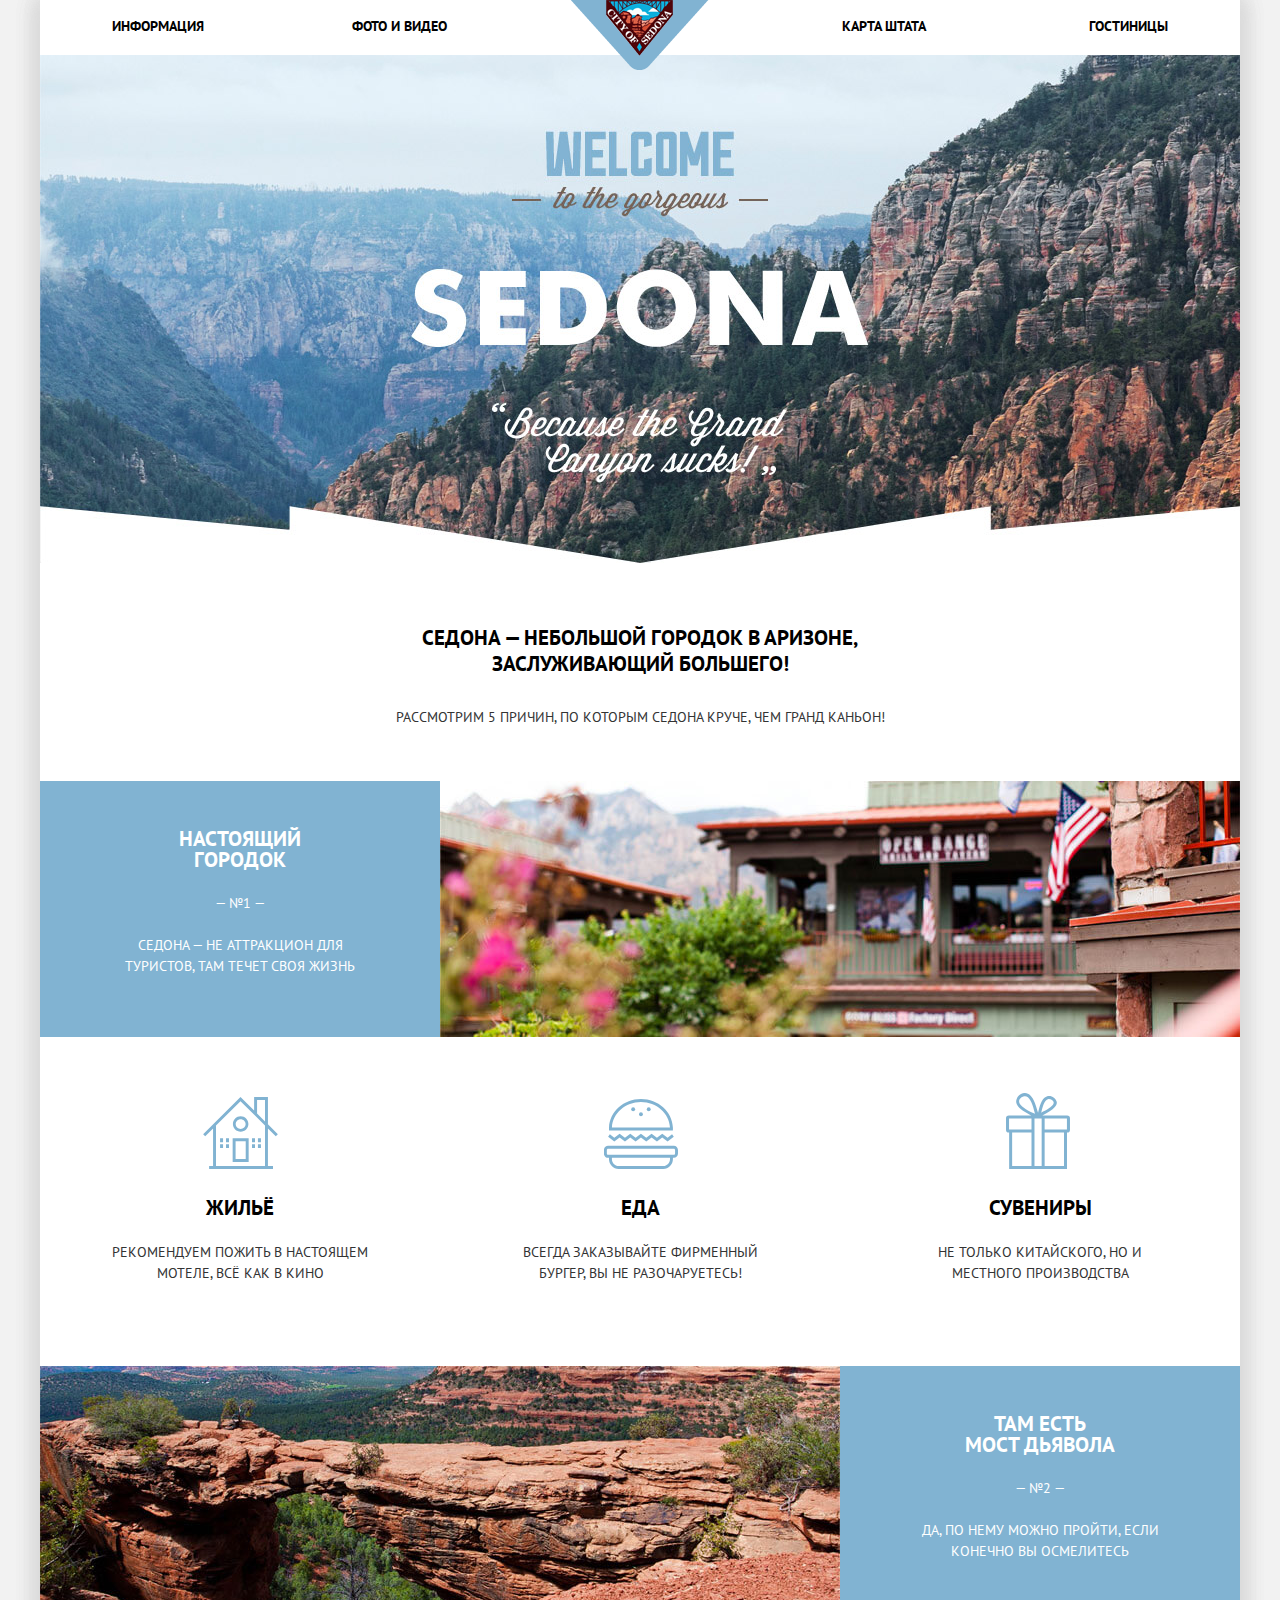
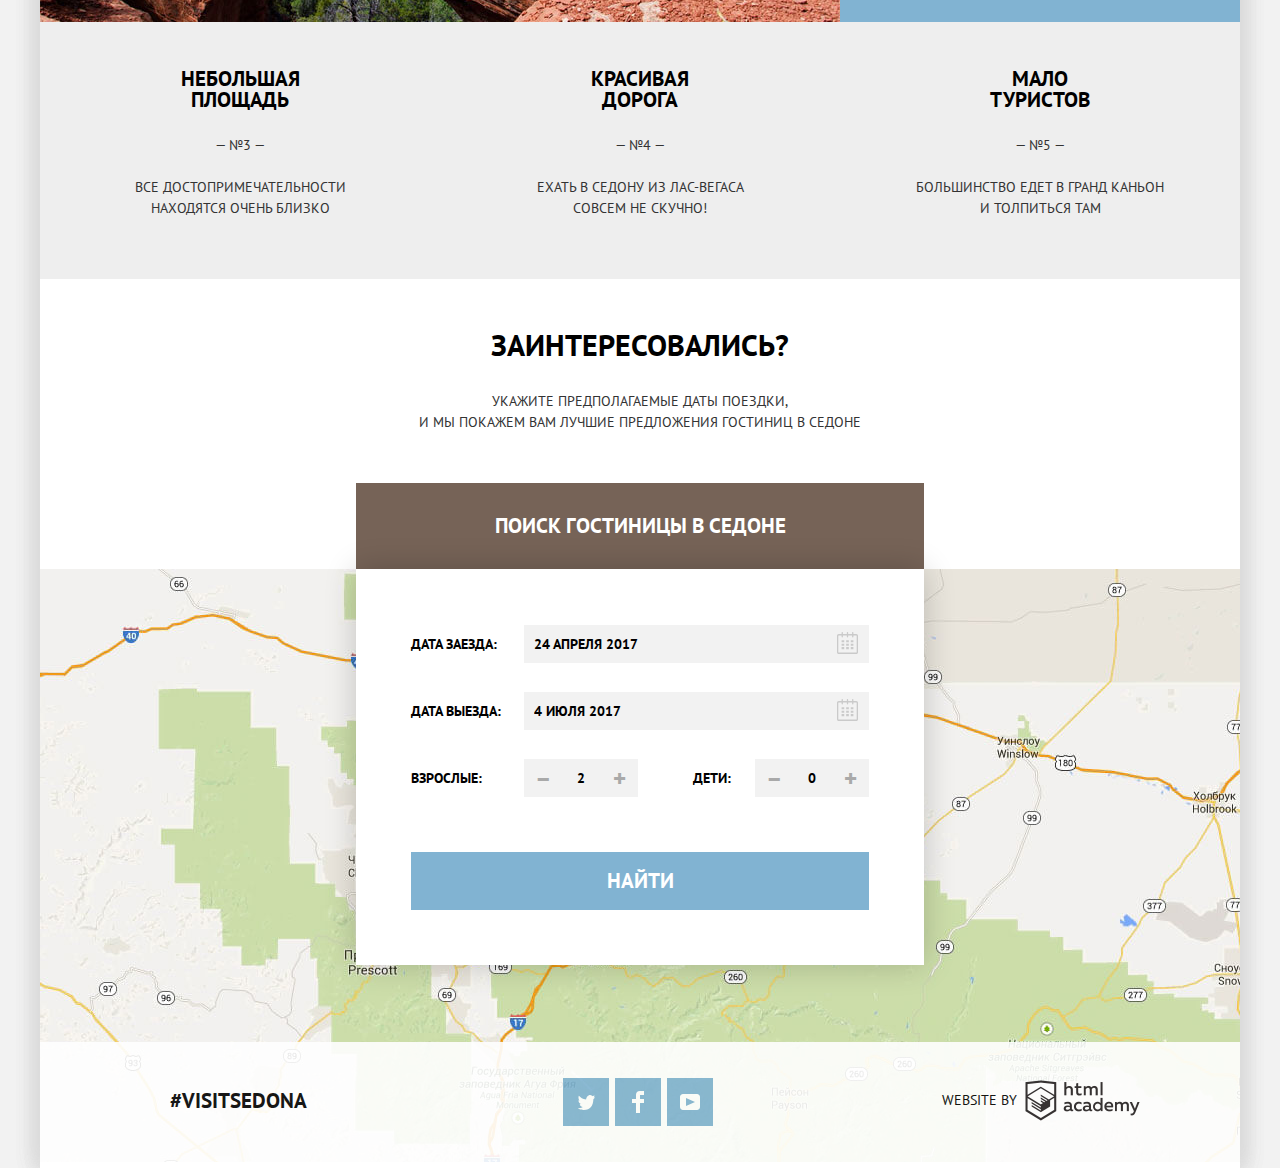
<file: index.html>
<!DOCTYPE html>
<html lang="ru">
  <head>
    <meta charset="utf-8">
    <title>HTML Academy: Седона</title>
    <link href="https://fonts.googleapis.com/css?family=PT+Sans:400,700&amp;subset=cyrillic" rel="stylesheet">
    <link rel="stylesheet" href="css/style.min.css">
  </head>
  <body>
    <header>
      <div class="container">
        <a class="main-logo"><img src="img/logo.png" width="138" height="70" alt="Логотип SEDONA"></a>
        <nav class="main-navigation">
          <ul class="site-navigation">
            <li><span><a href="#">Информация</a></span></li>
            <li><a href="#">Фото и видео</a></li>
            <li><a href="#">Карта штата</a></li>
            <li><a href="catalog.html">Гостиницы</a></li>
          </ul>
        </nav>
        <h1 class="visually-hidden">Городок Седона</h1>
        <img class="header-img" src="img/header-img.jpg" width="1200" height="508" alt="Городок Sedona">
      </div>
    </header>
    <main>
      <div class="reasons">
        <div class="container">
          <section class="intro-text">
            <h2>Седона — небольшой городок в Аризоне, заслуживающий большего!</h2>
            <p>Рассмотрим 5 причин, по которым Седона круче, чем гранд каньон!</p>
          </section>
          <section class="description">
            <div class="description-text">
              <h3>Настоящий<br>городок</h3>
              <span class="number">&mdash; №1 &mdash;</span>
              <p>Седона — не аттракцион для туристов, там течет своя жизнь</p>
            </div>
            <div class="description-img">
              <img src="img/real-town.jpg" width="800" height="256" alt="Седона- настоящий городок">
            </div>
          </section>
          <section class="features">
            <div class="item home">
              <h4>Жильё</h4>
              <p>Рекомендуем пожить в настоящем мотеле, всё как в кино</p>
            </div>
            <div class="item food">
              <h4>Еда</h4>
              <p>Всегда заказывайте фирменный бургер, вы не разочаруетесь!</p>
            </div>
            <div class="item present">
              <h4>Сувениры</h4>
              <p>Не только китайского, но и местного производства</p>
            </div>
          </section>
          <section class="description">
            <div class="description-img">
              <img src="img/devil-bridge.jpg" width="800" height="256" alt="Там есть мост дьявола">
            </div>
            <div class="description-text">
              <h3>Там есть<br>мост дьявола</h3>
              <span class="number">&mdash; №2 &mdash;</span>
              <p>Да, по нему можно пройти, если конечно вы осмелитесь</p>
            </div>
          </section>
          <section class="features grey">
            <div class="item">
              <h3>Небольшая площадь</h3>
              <span class="number">&mdash; №3 &mdash;</span>
              <p>Все достопримечательности находятся очень близко</p>
            </div>
            <div class="item">
              <h3>Красивая дорога</h3>
              <span class="number">&mdash; №4 &mdash;</span>
              <p>Ехать в Седону из Лас-Вегаса совсем не скучно!</p>
            </div>
            <div class="item">
              <h3>Мало туристов</h3>
              <span class="number">&mdash; №5 &mdash;</span>
              <p>Большинство едет в Гранд Каньон и толпиться там</p>
            </div>
          </section>
        </div>
      </div>
      <div class="form">
        <div class="container">
          <h2>Заинтересовались?</h2>
          <p>укажите предполагаемые даты поездки,<br>и мы покажем вам лучшие предложения гостиниц в Седоне</p>
          <button class="search-header" type="button">Поиск гостиницы в Седоне</button>
          <img class="map" src="img/map.jpg" width="1200" height="593" alt="Карта">
          <iframe src="https://yandex.ru/map-widget/v1/-/CBuN7VdZCB" width="1200" height="593" allowfullscreen></iframe>
        </div>
        <div class="modal-form modal-show">
          <form class="search-group" method="post" action="https://echo.htmlacademy.ru">
            <div class="search-item">
              <label for="arrival">Дата заезда:</label>
              <button class="calendar" type="button">
                <span class="visually-hidden">Календарь</span>
                <svg xmlns="http://www.w3.org/2000/svg" fill="#cacaca" width="21" height="22" viewBox="0 0 21 22">
                  <path d="M19.251 2.025h-2.845V.648c0-.381-.294-.689-.656-.689-.363 0-.656.308-.656.689v1.377h-3.938V.648c0-.381-.294-.689-.655-.689-.363 0-.657.308-.657.689v1.377H5.906V.648c0-.381-.294-.689-.656-.689-.363 0-.657.308-.657.689v1.377H1.75C.784 2.025 0 2.847 0 3.862v16.302C0 21.179.784 22 1.75 22h17.501c.966 0 1.749-.821 1.749-1.836V3.862c0-1.015-.783-1.837-1.749-1.837zm.437 18.139a.448.448 0 0 1-.437.459H1.75a.45.45 0 0 1-.438-.459V3.862a.45.45 0 0 1 .438-.459h2.844v1.378c0 .381.294.689.657.689.362 0 .656-.308.656-.689V3.403h3.938v1.378c0 .381.294.689.657.689.361 0 .655-.308.655-.689V3.403h3.938v1.378c0 .381.293.689.656.689.362 0 .656-.308.656-.689V3.403h2.845c.241 0 .437.206.437.459v16.302z"/>
                  <path d="M4.594 8.225h2.625v2.066H4.594zM4.594 11.668h2.625v2.067H4.594zM4.594 15.112h2.625v2.066H4.594zM9.188 15.112h2.625v2.066H9.188zM9.188 11.668h2.625v2.067H9.188zM9.188 8.225h2.625v2.066H9.188zM13.781 15.112h2.625v2.066h-2.625zM13.781 11.668h2.625v2.067h-2.625zM13.781 8.225h2.625v2.066h-2.625z"/>
                </svg>
              </button>
              <input class="search-window" type="text" name="hotel-arrival" id="arrival" placeholder="24 АПРЕЛЯ 2017">
            </div>
            <div class="search-item">
              <label for="departure">Дата выезда:</label>
              <button class="calendar calendar-departure" type="button">
                <span class="visually-hidden">Календарь</span>
                <svg xmlns="http://www.w3.org/2000/svg" fill="#cacaca" width="21" height="22" viewBox="0 0 21 22">
                  <path d="M19.251 2.025h-2.845V.648c0-.381-.294-.689-.656-.689-.363 0-.656.308-.656.689v1.377h-3.938V.648c0-.381-.294-.689-.655-.689-.363 0-.657.308-.657.689v1.377H5.906V.648c0-.381-.294-.689-.656-.689-.363 0-.657.308-.657.689v1.377H1.75C.784 2.025 0 2.847 0 3.862v16.302C0 21.179.784 22 1.75 22h17.501c.966 0 1.749-.821 1.749-1.836V3.862c0-1.015-.783-1.837-1.749-1.837zm.437 18.139a.448.448 0 0 1-.437.459H1.75a.45.45 0 0 1-.438-.459V3.862a.45.45 0 0 1 .438-.459h2.844v1.378c0 .381.294.689.657.689.362 0 .656-.308.656-.689V3.403h3.938v1.378c0 .381.294.689.657.689.361 0 .655-.308.655-.689V3.403h3.938v1.378c0 .381.293.689.656.689.362 0 .656-.308.656-.689V3.403h2.845c.241 0 .437.206.437.459v16.302z"/>
                  <path d="M4.594 8.225h2.625v2.066H4.594zM4.594 11.668h2.625v2.067H4.594zM4.594 15.112h2.625v2.066H4.594zM9.188 15.112h2.625v2.066H9.188zM9.188 11.668h2.625v2.067H9.188zM9.188 8.225h2.625v2.066H9.188zM13.781 15.112h2.625v2.066h-2.625zM13.781 11.668h2.625v2.067h-2.625zM13.781 8.225h2.625v2.066h-2.625z"/>
                </svg>
              </button>
              <input class="search-window" type="text" name="hotel-departure" id="departure" placeholder="4 ИЮЛЯ 2017">
            </div>
            <div class="search-item">
              <div class="search-person">
                <label for="adults">Взрослые:</label>
                <div class="button-flex">
                  <button class="sign" type="button"><span class="visually-hidden">Минус</span>–</button>
                  <input class="search-window" type="text" name="hotel-adults" id="adults" placeholder="2">
                  <button class="sign" type="button"><span class="visually-hidden">Плюс</span>+</button>
                </div>
              </div>
              <div class="search-person">
                <label for="kids">Дети:</label>
                <div class="button-flex">
                  <button class="sign" type="button"><span class="visually-hidden">Минус</span>–</button>
                  <input class="search-window" type="text" name="hotel-kids" id="kids" placeholder="0">
                  <button class="sign" type="button"><span class="visually-hidden">Плюс</span>+</button>
                </div>
              </div>
            </div>
            <button class="search-result" type="submit">Найти</button>
          </form>
        </div>
      </div>
    </main>
    <footer>
      <div class="container">
        <div class="wrapper">
          <a class="hashtag-link" href="#">#visitsedona</a>
          <div class="footer-social">
            <ul>
              <li>
                <a class="social-link" href="#">
                  <span class="visually-hidden">Твитер</span>
                  <svg xmlns="http://www.w3.org/2000/svg" xmlns:xlink="http://www.w3.org/1999/xlink" width="17" height="15" viewBox="0 0 17 15">
                    <path fill="#fff" d="M10.95.144c1.685-.496 2.984.27 3.577 1.179.673-.231 1.331-.481 2.011-.708a2.345 2.345 0 0 1-.857 1.768c.685.17 1.304-.491 1.304-.491-.169 1-1.006 1.788-1.563 2.024-.231 6.75-3.175 11.217-10.077 11.082h-.446c-.41 0-4.164-.46-4.898-1.887 2.271.196 3.893-.422 4.693-1.177-.96-.3-2.679-.477-2.979-2.95.349.106.564.228 1.19.119C1.705 8.247.374 7.53.448 5.33c.285.328 1.067.536 1.34.472C1.085 5.561-.182 2.442.894.85c1.818 1.854 3.735 3.606 7.152 3.773C8.254 2.33 9.183.793 10.95.144z"/>
                  </svg>
                </a>
              </li>
              <li>
                <a class="social-link" href="#">
                  <span class="visually-hidden">Фэйсбук</span>
                  <svg xmlns="http://www.w3.org/2000/svg" width="12" height="22" viewBox="0 0 12 22">
                    <path fill="#fff" d="M12 4V0H8a4 4 0 0 0-4 4v4H0v4h4v10h4V12h4V8H8V4h4z"/>
                  </svg>
                </a>
              </li>
              <li>
                <a class="social-link" href="#">
                  <span class="visually-hidden">Ютуб</span>
                  <svg xmlns="http://www.w3.org/2000/svg" xmlns:xlink="http://www.w3.org/1999/xlink" width="20" height="16" viewBox="0 0 20 16">
                    <path fill="#fff" d="M17 0H3C1.35 0 0 1.35 0 3v10c0 1.65 1.35 3 3 3h14c1.65 0 3-1.35 3-3V3c0-1.65-1.35-3-3-3zM6.027 11.998V4.002L15.014 8l-8.987 3.998z"/>
                  </svg>
                </a>
              </li>
            </ul>
          </div>
          <div class="footer-copyright">
            <span>website by</span><a href="https://htmlacademy.ru/intensive/htmlcss"><span class="visually-hidden">HTML Academy</span></a>
          </div>
        </div>
      </div>
    </footer>
    <script src="js/external.min.js"></script>
  </body>
</html>
</file>
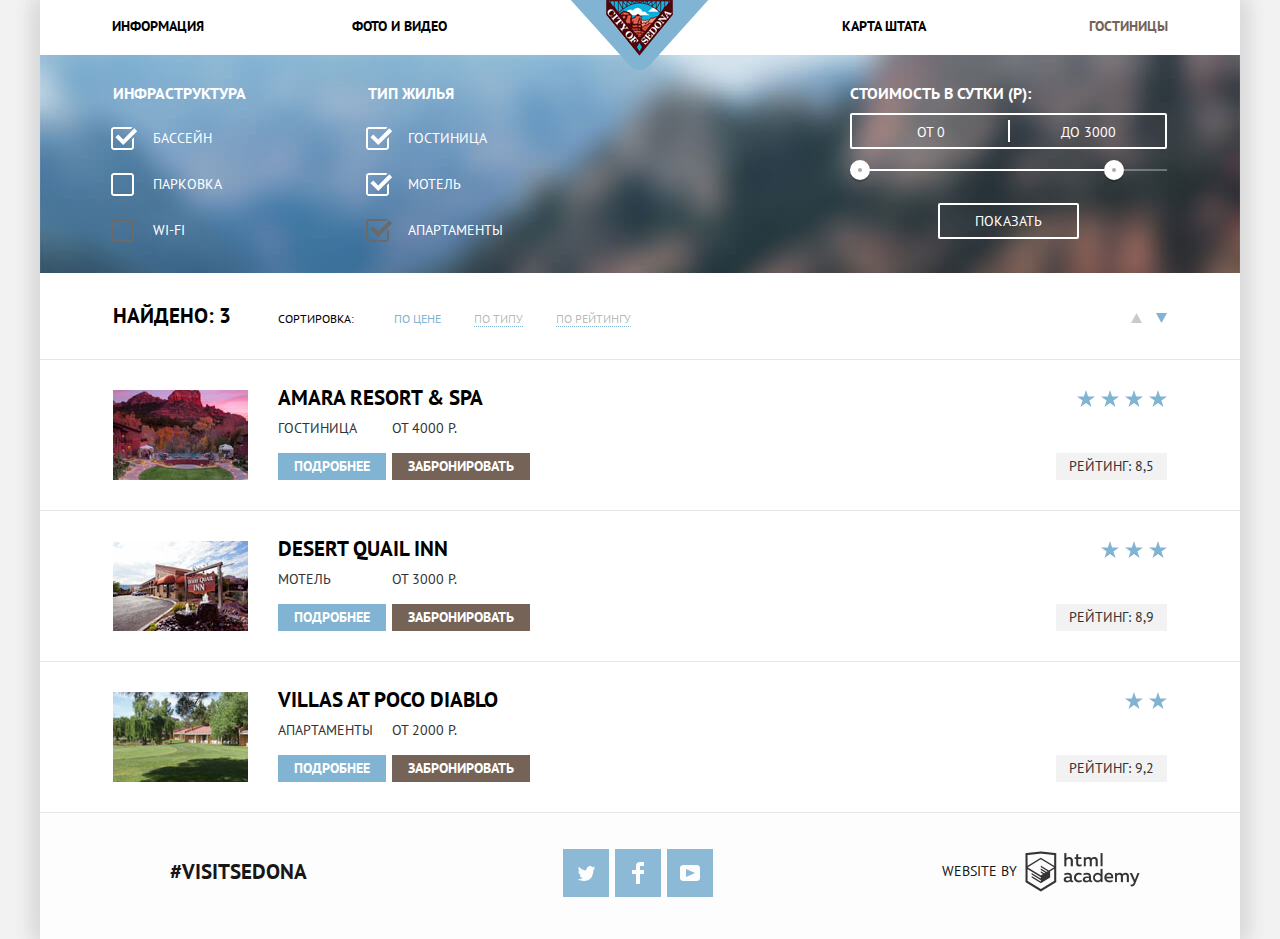
<file: catalog.html>
<!DOCTYPE html>
<html lang="ru">
  <head>
    <meta charset="utf-8">
    <title>HTML Academy: Седона</title>
    <link href="https://fonts.googleapis.com/css?family=PT+Sans:400,700&amp;subset=cyrillic" rel="stylesheet">
    <link rel="stylesheet" href="css/style.min.css">
  </head>
  <body>
    <header>
      <div class="container">
        <a class="main-logo" href="index.html"><img src="img/logo.png" width="138" height="70" alt="Логотип SEDONA"></a>
        <nav class="main-navigation">
          <ul class="site-navigation">
            <li><a href="#">Информация</a></li>
            <li><a href="#">Фото и видео</a></li>
            <li><a href="#">Карта штата</a></li>
            <li class="site-navigation-current"><a>Гостиницы</a></li>
          </ul>
        </nav>
      </div>
    </header>
    <main>
      <div class="container">
        <h1 class="visually-hidden">Найденные гостиницы</h1>
        <section class="catalog-check">
          <h2 class="visually-hidden">Уточнить поиск</h2>
          <form class="search-hotel" method="get" action="https://echo.htmlacademy.ru">
            <fieldset>
              <legend>Инфраструктура</legend>
              <div class="form-group">
                <input class="visually-hidden check-point" type="checkbox" name="swimming-pool" id="swimming-pool-check" checked>
                <label for="swimming-pool-check">бассейн</label>
              </div>
              <div class="form-group">
                <input class="visually-hidden check-point" type="checkbox" name="parking" id="parking-check">
                <label class="check-off" for="parking-check">парковка</label>
              </div>
              <div class="form-group">
                <input class="visually-hidden check-point" disabled type="checkbox" name="wifi" id="wifi-check">
                <label class="check-off" for="wifi-check">wi-fi</label>
              </div>
            </fieldset>
            <fieldset>
              <legend>Тип жилья</legend>
              <div class="form-group">
                <input class="visually-hidden check-point" type="checkbox" name="hotel" id="hotel-check" checked>
                <label for="hotel-check">гостиница</label>
              </div>
              <div class="form-group">
                <input class="visually-hidden check-point" type="checkbox" name="motel" id="motel-check" checked>
                <label for="motel-check">мотель</label>
              </div>
              <div class="form-group">
                <input class="visually-hidden check-point" disabled type="checkbox" name="apartment" id="apartment-check" checked>
                <label for="apartment-check">апартаменты</label>
              </div>
            </fieldset>
            <fieldset>
              <div class="filter-range">
                <div class="filter-range-title">Стоимость в сутки (р):</div>
                <div class="price-controls">
                  <label class="min-price">от <input type="text" name="min-price" value="0"></label>
                  <label class="max-price">до <input type="text" name="max-price" value="3000"></label>
                </div>
                <div class="range-controls">
                  <div class="scale">
                    <div class="bar"></div>
                  </div>
                  <div class="range-toggle range-toggle-min"></div>
                  <div class="range-toggle range-toggle-max"></div>
                </div>
              </div>
              <button class="button-transparent" type="button">Показать</button>
            </fieldset>
          </form>
        </section>
        <section class="catalog-sort">
          <h2>Найдено: 3</h2>
          <h3>Сортировка:</h3>
          <ul class="sort-list">
            <li><a class="active" href="#">по цене</a></li>
            <li><a href="#">по типу</a></li>
            <li><a href="#">по рейтингу</a></li>
          </ul>
          <div class="icon-dir">
            <a href="#">
              <span class="visually-hidden">Сортировать по убыванию</span>
              <svg xmlns="http://www.w3.org/2000/svg" width="11" height="10" viewBox="0 0 11 10">
                <path fill="#cacaca" d="M5.5 0L0 10h11z"/>
              </svg>
            </a>
            <a href="#">
              <span class="visually-hidden">Сортировать по возрастанию</span>
              <svg xmlns="http://www.w3.org/2000/svg" width="11" height="10" viewBox="0 0 11 10">
                <path fill="#81b3d2" d="M5.5 10L0 0h11"/>
              </svg>
            </a>
          </div>
        </section>
        <section class="catalog-list">
          <h2 class="visually-hidden">Список гостиниц</h2>
          <div class="item-wrapper">
            <div class="item-photo"><img src="img/amara-resort.jpg" width="135" height="90" alt="Гостиница Amara Resort & SPA"></div>
            <div class="item-info">
              <h3><a class="link-hotel" href="#">Amara Resort &amp; SPA</a></h3>
              <div class="hotel-wrapper">
                <div>
                  <p>Гостиница</p>
                  <a class="hotel-link more" href="#">Подробнее</a>
                </div>
                <div>
                  <p>от 4000 р.</p>
                  <a class="hotel-link booking" href="#">Забронировать</a>
                </div>
              </div>
            </div>
            <div class="item-rating">
              <div class="stars">
                <svg xmlns="http://www.w3.org/2000/svg" width="18" height="17" viewBox="0 0 18 17">
                  <path fill="#81B3D2" d="M9.002 0l2.126 6.494h6.877l-5.564 4.012L14.566 17l-5.564-4.013L3.438 17l2.126-6.494L0 6.494h6.878z"/>
                </svg>
                <svg xmlns="http://www.w3.org/2000/svg" width="18" height="17" viewBox="0 0 18 17">
                  <path fill="#81B3D2" d="M9.002 0l2.126 6.494h6.877l-5.564 4.012L14.566 17l-5.564-4.013L3.438 17l2.126-6.494L0 6.494h6.878z"/>
                </svg>
                <svg xmlns="http://www.w3.org/2000/svg" width="18" height="17" viewBox="0 0 18 17">
                  <path fill="#81B3D2" d="M9.002 0l2.126 6.494h6.877l-5.564 4.012L14.566 17l-5.564-4.013L3.438 17l2.126-6.494L0 6.494h6.878z"/>
                </svg>
                <svg xmlns="http://www.w3.org/2000/svg" width="18" height="17" viewBox="0 0 18 17">
                  <path fill="#81B3D2" d="M9.002 0l2.126 6.494h6.877l-5.564 4.012L14.566 17l-5.564-4.013L3.438 17l2.126-6.494L0 6.494h6.878z"/>
                </svg>
              </div>
              <p>рейтинг: 8,5</p>
            </div>
          </div>
          <div class="item-wrapper">
            <div class="item-photo"><img src="img/desert-quail-inn.jpg" width="135" height="90" alt="Desert Quail Inn"></div>
            <div class="item-info">
              <h3><a class="link-hotel" href="#">Desert Quail Inn</a></h3>
              <div class="hotel-wrapper">
                <div>
                  <p>Мотель</p>
                  <a class="hotel-link more" href="#">Подробнее</a>
                </div>
                <div>
                  <p>от 3000 р.</p>
                  <a class="hotel-link booking" href="#">Забронировать</a>
                </div>
              </div>
            </div>
            <div class="item-rating">
              <div class="stars">
                <svg xmlns="http://www.w3.org/2000/svg" width="18" height="17" viewBox="0 0 18 17">
                  <path fill="#81B3D2" d="M9.002 0l2.126 6.494h6.877l-5.564 4.012L14.566 17l-5.564-4.013L3.438 17l2.126-6.494L0 6.494h6.878z"/>
                </svg>
                <svg xmlns="http://www.w3.org/2000/svg" width="18" height="17" viewBox="0 0 18 17">
                  <path fill="#81B3D2" d="M9.002 0l2.126 6.494h6.877l-5.564 4.012L14.566 17l-5.564-4.013L3.438 17l2.126-6.494L0 6.494h6.878z"/>
                </svg>
                <svg xmlns="http://www.w3.org/2000/svg" width="18" height="17" viewBox="0 0 18 17">
                  <path fill="#81B3D2" d="M9.002 0l2.126 6.494h6.877l-5.564 4.012L14.566 17l-5.564-4.013L3.438 17l2.126-6.494L0 6.494h6.878z"/>
                </svg>
              </div>
              <p>рейтинг: 8,9</p>
            </div>
          </div>
          <div class="item-wrapper">
            <div class="item-photo"><img src="img/villas-at-ooco-diablo.jpg" width="135" height="90" alt="Villas at Poco Diablo"></div>
            <div class="item-info">
              <h3><a class="link-hotel" href="#">Villas at Poco Diablo</a></h3>
              <div class="hotel-wrapper">
                <div>
                  <p>Апартаменты</p>
                  <a class="hotel-link more" href="#">Подробнее</a>
                </div>
                <div>
                  <p>от 2000 р.</p>
                  <a class="hotel-link booking" href="#">Забронировать</a>
                </div>
              </div>
            </div>
            <div class="item-rating">
              <div class="stars">
                <svg xmlns="http://www.w3.org/2000/svg" width="18" height="17" viewBox="0 0 18 17">
                  <path fill="#81B3D2" d="M9.002 0l2.126 6.494h6.877l-5.564 4.012L14.566 17l-5.564-4.013L3.438 17l2.126-6.494L0 6.494h6.878z"/>
                </svg>
                <svg xmlns="http://www.w3.org/2000/svg" width="18" height="17" viewBox="0 0 18 17">
                  <path fill="#81B3D2" d="M9.002 0l2.126 6.494h6.877l-5.564 4.012L14.566 17l-5.564-4.013L3.438 17l2.126-6.494L0 6.494h6.878z"/>
                </svg>
              </div>
              <p>рейтинг: 9,2</p>
            </div>
          </div>
        </section>
      </div>
    </main>
    <footer class="catalog">
      <div class="container">
        <div class="wrapper">
          <a class="hashtag-link" href="#">#visitsedona</a>
          <div class="footer-social">
            <ul>
              <li>
                <a class="social-link" href="#">
                  <span class="visually-hidden">Твитер</span>
                  <svg xmlns="http://www.w3.org/2000/svg" xmlns:xlink="http://www.w3.org/1999/xlink" width="17" height="15" viewBox="0 0 17 15">
                    <path fill="#fff" d="M10.95.144c1.685-.496 2.984.27 3.577 1.179.673-.231 1.331-.481 2.011-.708a2.345 2.345 0 0 1-.857 1.768c.685.17 1.304-.491 1.304-.491-.169 1-1.006 1.788-1.563 2.024-.231 6.75-3.175 11.217-10.077 11.082h-.446c-.41 0-4.164-.46-4.898-1.887 2.271.196 3.893-.422 4.693-1.177-.96-.3-2.679-.477-2.979-2.95.349.106.564.228 1.19.119C1.705 8.247.374 7.53.448 5.33c.285.328 1.067.536 1.34.472C1.085 5.561-.182 2.442.894.85c1.818 1.854 3.735 3.606 7.152 3.773C8.254 2.33 9.183.793 10.95.144z"/>
                  </svg>
                </a>
              </li>
              <li>
                <a class="social-link" href="#">
                  <span class="visually-hidden">Фэйсбук</span>
                  <svg xmlns="http://www.w3.org/2000/svg" width="12" height="22" viewBox="0 0 12 22">
                    <path fill="#FFF" d="M12 4V0H8a4 4 0 0 0-4 4v4H0v4h4v10h4V12h4V8H8V4h4z"/>
                  </svg>
                </a>
              </li>
              <li>
                <a class="social-link" href="#">
                  <span class="visually-hidden">Ютуб</span>
                  <svg xmlns="http://www.w3.org/2000/svg" xmlns:xlink="http://www.w3.org/1999/xlink" width="20" height="16" viewBox="0 0 20 16">
                    <path fill="#FFF" d="M17 0H3C1.35 0 0 1.35 0 3v10c0 1.65 1.35 3 3 3h14c1.65 0 3-1.35 3-3V3c0-1.65-1.35-3-3-3zM6.027 11.998V4.002L15.014 8l-8.987 3.998z"/>
                  </svg>
                </a>
              </li>
            </ul>
          </div>
          <div class="footer-copyright">
            <span>website by</span><a href="https://htmlacademy.ru/intensive/htmlcss"><span class="visually-hidden">HTML Academy</span></a>
          </div>
        </div>
      </div>
    </footer>
  </body>
</html>
</file>
<file: css/style.min.css>
/*! normalize.css v8.0.0 | MIT License | github.com/necolas/normalize.css */
@keyframes bounce{0%{transform:translateY(-60px)}70%{transform:translateY(30px)}90%{transform:translateY(50px)}to{transform:translateY(0)}}@keyframes shake{0%,to{transform:translateX(0)}10%,30%,50%,70%,90%{transform:translateX(-10px)}20%,40%,60%,80%{transform:translateX(10px)}}html{-webkit-text-size-adjust:100%}h1{font-size:2em;margin:.67em 0}hr{box-sizing:content-box;height:0;overflow:visible}code,kbd,pre,samp{font-family:monospace,monospace;font-size:1em}a{background-color:transparent;text-decoration:none;color:#000}abbr[title]{border-bottom:none;text-decoration:underline dotted}b,strong{font-weight:bolder}small{font-size:80%}sub,sup{font-size:75%;line-height:0;position:relative;vertical-align:baseline}sub{bottom:-.25em}sup{top:-.5em}img{border-style:none;max-width:100%;height:auto}button,input,optgroup,select,textarea{font-family:inherit;font-size:100%;line-height:1.15;margin:0}button,input{overflow:visible}button,select{text-transform:none}[type=button],[type=reset],[type=submit],button{-webkit-appearance:button}[type=button]::-moz-focus-inner,[type=reset]::-moz-focus-inner,[type=submit]::-moz-focus-inner,button::-moz-focus-inner{border-style:none;padding:0}[type=button]:-moz-focusring,[type=reset]:-moz-focusring,[type=submit]:-moz-focusring,button:-moz-focusring{outline:1px dotted ButtonText}fieldset{padding:.35em .75em .625em}legend{color:inherit;display:table;max-width:100%;white-space:normal}progress{vertical-align:baseline}textarea{overflow:auto}[type=checkbox],[type=radio],legend{box-sizing:border-box;padding:0}[type=number]::-webkit-inner-spin-button,[type=number]::-webkit-outer-spin-button{height:auto}[type=search]{-webkit-appearance:textfield;outline-offset:-2px}[type=search]::-webkit-search-decoration{-webkit-appearance:none}::-webkit-file-upload-button{-webkit-appearance:button;font:inherit}.site-navigation a,details{display:block}summary{display:list-item}[hidden],template{display:none}body,html{width:1200px;position:relative;margin:0 auto;padding:0;font-family:"PT Sans",Arial,sans-serif;font-size:14px;line-height:21px;font-weight:400;text-transform:uppercase;color:#333;background-color:#f2f2f2;box-shadow:4px 0 20px #dbdbdb,-4px 0 20px #dbdbdb}.visually-hidden:not(:focus):not(:active),input[type=checkbox].visually-hidden,input[type=radio].visually-hidden{position:absolute;width:1px;height:1px;border:0;padding:0;white-space:nowrap;clip-path:inset(100%);clip:rect(0 0 0 0);overflow:hidden}.container{width:1200px;background-color:#fff}.container h2,.container h3,.container p{margin:0;padding:0}.header-img{width:1200px;height:508px}.main-navigation{background-color:#fff}.site-navigation{display:-webkit-box;display:-ms-flexbox;display:-webkit-flex;display:flex;flex-wrap:wrap;justify-content:space-between;padding:16px 72px 18px;margin:0;color:#000;font-weight:700;list-style:none}.site-navigation li:nth-child(3){margin:0 163px 0 auto}.site-navigation li:nth-child(2){margin:0 auto 0 148px}.site-navigation a:focus,.site-navigation a:hover{color:#81b3d2}.site-navigation a:active{color:rgba(0,0,0,.3)}.site-navigation-current a:not([href]){color:#766357}.main-logo{width:138px;height:70px;position:absolute;top:0;left:calc(50% - 69px)}.reasons{text-align:center}.intro-text{padding:56px 0 53px}.reasons h2{padding:0 300px 30px;line-height:26px;color:#000}.description{display:-webkit-box;display:-ms-flexbox;display:-webkit-flex;display:flex;flex-wrap:wrap;justify-content:space-between}.description-img{width:800px;height:256px}.description-text{box-sizing:border-box;width:400px;padding:47px 70px 60px;color:#fff;background-color:#81b3d2}.description-text h3,.reasons h2{font-size:21px;font-weight:700}.number{display:block;padding:23px 0 21px}.features .number{padding:25px 0 21px}.features{display:-webkit-box;display:-ms-flexbox;display:-webkit-flex;display:flex;flex-wrap:wrap;position:relative;background-color:#fff}.features h3,.features h4{font-size:21px;color:#000}.features:not(.grey){padding-top:52px}.features h4{margin:28px 0 24px}.food::before,.home::before,.present::before{content:"";position:absolute;width:75px;height:76px;top:56px;left:163px;background-color:#fff;background-image:url(../img/icon-1.svg);background-repeat:no-repeat;background-size:auto;background-position:bottom}.food::before,.present::before{left:563px;background-image:url(../img/icon-3.svg)}.present::before{left:960px;background-image:url(../img/icon-2.svg)}.item{box-sizing:border-box;width:400px;padding:80px 70px 82px}.grey .item{padding:46px 70px 60px}.map{position:absolute;bottom:6px;z-index:0}.grey{background-color:#eee}.grey h3{padding:0 70px}.form{position:relative;text-align:center}.form iframe{position:relative;border:0;z-index:2}.form h2,.search-header{padding:48px 0 28px;font-size:30px;font-weight:700;line-height:36px;color:#000}.form p{padding:0 0 50px}.search-header{position:relative;display:block;width:568px;font-size:21px;line-height:26px;text-align:center;color:#fff;text-transform:uppercase;background-color:#766357;padding:30px 0;margin:0 auto;border:0;cursor:pointer}.search-header:focus,.search-header:hover{background-color:#604e43}.search-header:active{color:rgba(255,255,255,.3);background-color:#503e33}.modal-form{display:block;position:absolute;z-index:3;box-sizing:border-box;width:568px;padding:40px 55px 55px;top:290px;left:calc(50% - 284px);color:#000;background-color:#fff;box-shadow:0 0 30px rgba(0,0,0,.2)}.modal-form-hidden{display:none}.modal-show{display:block;animation-name:bounce;animation-duration:.6s}.search-result{font-size:21px;font-weight:700;line-height:26px;text-align:center;vertical-align:middle;color:#fff;text-transform:uppercase;background-color:#81b3d2;border:0;padding:16px 0;margin:26px 0 0;cursor:pointer}.search-result:focus,.search-result:hover{background-color:#669ec0}.search-result:active{color:rgba(255,255,255,.3);background-color:#5496bd}.search-group,.search-item{display:-webkit-box;display:-ms-flexbox;display:-webkit-flex;display:flex}.search-group{flex-direction:column}.search-item{justify-content:space-between;align-items:center;margin:0 0 29px;font-size:14px;font-weight:700;line-height:26px;border:0}.search-item:first-child{padding:16px 0 0}.calendar{padding:0;display:-webkit-box;display:-ms-flexbox;display:-webkit-flex;display:flex;justify-content:center;align-items:center;position:absolute;right:66px;top:63px;width:21px;height:22px;background-color:transparent;border:0;cursor:pointer}.calendar-departure{top:130px}.calendar svg:focus,.calendar svg:hover{fill:#000}.calendar svg:active{fill:#81b3d2}.search-window{box-sizing:border-box;width:345px;height:38px;padding:9px 10px;font:inherit;background-color:#f2f2f2;border:0;cursor:pointer}input.search-window{border:0}input.search-window::placeholder{color:#000}.search-window:hover{background-color:#ebebeb}.search-window:focus{background-color:#fff}.search-person{display:-webkit-box;display:-ms-flexbox;display:-webkit-flex;display:flex;justify-content:space-between;align-items:center}.search-person label{margin:0 42px 0 0}.search-person:last-child label{margin:0 24px 0 0}.search-person .search-window{width:38px;text-align:center}.button-flex{display:-webkit-box;display:-ms-flexbox;display:-webkit-flex;display:flex}.button-flex button{padding:0;margin:0;width:38px;height:38px;border:0;background-color:#f2f2f2;color:#a9a9a9;font-size:25px;font-weight:700;cursor:pointer}.sign:focus,.sign:hover{color:#000}.sign:active{color:#81b3d2}footer{width:100%;position:absolute;z-index:4;left:0;bottom:0;opacity:.9}.catalog{position:static}footer .wrapper{display:flex;justify-content:space-around;align-items:center;padding:33px 0 42px}.hashtag-link,.social-link{display:flex;justify-content:center;align-items:center}.hashtag-link{padding:5px 0;display:-webkit-box;display:-ms-flexbox;display:-webkit-flex;flex-wrap:wrap;font-size:21px;font-weight:700;line-height:26px;width:240px}.social-link{width:46px;height:48px;background-color:#81b3d2}.footer-social ul{display:-webkit-box;display:-ms-flexbox;display:-webkit-flex;display:flex;flex-wrap:wrap;justify-content:space-between;width:150px;margin:0 50px -3px 37px;padding:0 0 0 10px;list-style:none}.footer-social li{margin:3px 0}.social-link:focus,.social-link:hover{background-color:#669ec0}.social-link:active{background-color:#5496bd}.social-link:active path{fill:#88b6d1}.footer-copyright{display:-webkit-box;display:-ms-flexbox;display:-webkit-flex;display:flex;flex-wrap:wrap;justify-content:center;align-items:center;width:240px}.footer-copyright span{margin-right:8px;color:#000}.footer-copyright a{background-image:url(../img/html-academy.png);display:block;width:115px;height:41px}.footer-copyright a:focus,.footer-copyright a:hover{background-image:url(../img/html-academy-blue.png)}.footer-copyright a:active{background-image:url(../img/html-academy-grey.png)}.catalog-check{color:#fff;background-color:#36576a;background-image:url(../img/header-catalog.jpg);background-position:top center;background-repeat:no-repeat}.search-hotel{display:-webkit-box;display:-ms-flexbox;display:-webkit-flex;display:flex;padding:28px 73px 7px}.search-hotel fieldset{padding:0;margin:0;border:0}.search-hotel legend{font-size:16px;line-height:21px;font-weight:700;margin:0 0 24px}.search-hotel fieldset:nth-child(2){margin-left:122px}.search-hotel fieldset:last-child{margin-left:auto}.form-group{margin:0 0 25px;padding:0 0 0 40px}.check-point:focus+label{outline:2px solid #a5c7fe}.form-group label{position:relative;display:block;cursor:pointer;user-select:none}.check-point+label::before{content:"";position:absolute;width:23px;height:23px;left:-42px;top:-1px;background-image:url(../img/checkbox-off.svg)}.check-point:checked+label::before{content:"";position:absolute;width:27px;height:23px;left:-42px;top:-1px;background-image:url(../img/checkbox-on.svg)}:disabled+label::before{background-image:url(../img/checkbox-off-dis.svg)}:checked:disabled+label::before{background-image:url(../img/checkbox-on-dis.svg)}.filter-range{width:317px}.filter-range-title{margin:0 0 9px;font-size:16px;font-weight:700;line-height:21px}.price-controls{position:relative;height:32px;margin:0 0 20px;border:2px solid #fff;border-radius:2px}.price-controls::after{content:"";position:absolute;top:50%;left:50%;width:2px;height:22px;background:#fff;-webkit-transform:translate(-50%,-50%);-ms-transform:translate(-50%,-50%);transform:translate(-50%,-50%)}.price-controls label{display:inline-block;line-height:30px;vertical-align:top;cursor:pointer}.max-price,.min-price{width:75px;padding-left:65px}.price-controls input{width:50px;margin:0;padding:2px 0;font:inherit;color:inherit;background:0 0;border:0}.range-controls{position:relative;margin:0 0 32px}.scale{height:2px;background:rgba(255,255,255,.3)}.bar{width:80%;height:2px;background:#fff}.range-toggle{position:absolute;top:-9px;width:4px;height:4px;background:#ababab;border:8px solid #fff;border-radius:50%;box-shadow:0 2px 1px 0 rgba(0,1,1,.2);cursor:pointer}.range-toggle:hover{top:-10px;border:9px solid #fff}.range-toggle-min{left:0}.range-toggle-max{left:80%}.button-transparent{display:block;margin:20px auto 24px;padding:6px 35px;font-size:14px;line-height:20px;color:#fff;text-transform:uppercase;background:0 0;border:2px solid #fff;border-radius:2px;cursor:pointer}.button-transparent:hover{color:#000;background:#fff}.catalog-sort,.sort-list{display:-webkit-box;display:-ms-flexbox;display:-webkit-flex;display:flex}.catalog-sort{align-items:baseline;padding:30px 73px}.sort-list{flex-wrap:wrap;width:576px;padding:0;margin:0 auto 0 0;list-style:none}.sort-list li{margin:0 33px 0 0}.sort-list a{font-size:12px;line-height:18px;color:rgba(0,0,0,.3);border-bottom:1px dotted #81b3d2}.sort-list a:focus,.sort-list a:hover{color:#81b3d2;border-bottom:1px dotted #81b3d2}.sort-list a:active,a.active{color:#000;border-bottom:0}a.active{color:#81b3d2}.icon-dir{display:-webkit-box;display:-ms-flexbox;display:-webkit-flex;display:flex;justify-content:space-between;width:36px}.icon-dir path:hover{fill:#000}.icon-dir path:active,.icon-dir path:focus{fill:#81b3d2}.catalog-sort h2,.item-info h3{font-size:21px;font-weight:700;line-height:26px}.catalog-sort h2{color:#000;margin:0 50px 0 0}.catalog-sort h3{font-size:12px;font-weight:400;line-height:18px;color:#000;margin:0 40px 0 -3px}.item-info h3{width:650px;padding:0;margin:-5px 0 0}.link-hotel:focus,.link-hotel:hover{color:#81b3d2}.link-hotel:active{color:rgba(0,0,0,.3)}.hotel-link{display:inline-block;vertical-align:bottom;padding:3px 16px;margin:14px 0 0;font-size:14px;line-height:21px;font-weight:700;color:#fff;text-transform:uppercase}.hotel-link,.more{background-color:#81b3d2}.more:focus,.more:hover{background-color:#669ec0}.more:active{color:rgba(255,255,255,.3);background-color:#5496bd}.booking{background-color:#766357}.booking:focus,.booking:hover{background-color:#604e43}.booking:active{color:rgba(255,255,255,.3);background-color:#503e33}.catalog-list,.item-wrapper{display:-webkit-box;display:-ms-flexbox;display:-webkit-flex;display:flex}.catalog-list{flex-direction:column}.item-wrapper{padding:30px 73px;border-top:1px solid #e5e5e5}.catalog-list:last-child{border-bottom:1px solid #e5e5e5}.item-photo{width:135;height:90px}.item-info{margin-left:30px;display:-webkit-box;display:-ms-flexbox;display:-webkit-flex;display:flex;flex-direction:column;justify-content:space-between}.hotel-wrapper div{margin-right:6px}.hotel-wrapper,.item-rating,.stars{display:-webkit-box;display:-ms-flexbox;display:-webkit-flex;display:flex}.item-rating{flex-direction:column;margin-left:auto;justify-content:space-between}.item-rating p{padding:3px 13px;background-color:#f2f2f2}.stars{justify-content:flex-end;align-items:center}.stars svg{margin-left:6px}.modal-error{animation-name:shake;animation-duration:.6s}
</file>
